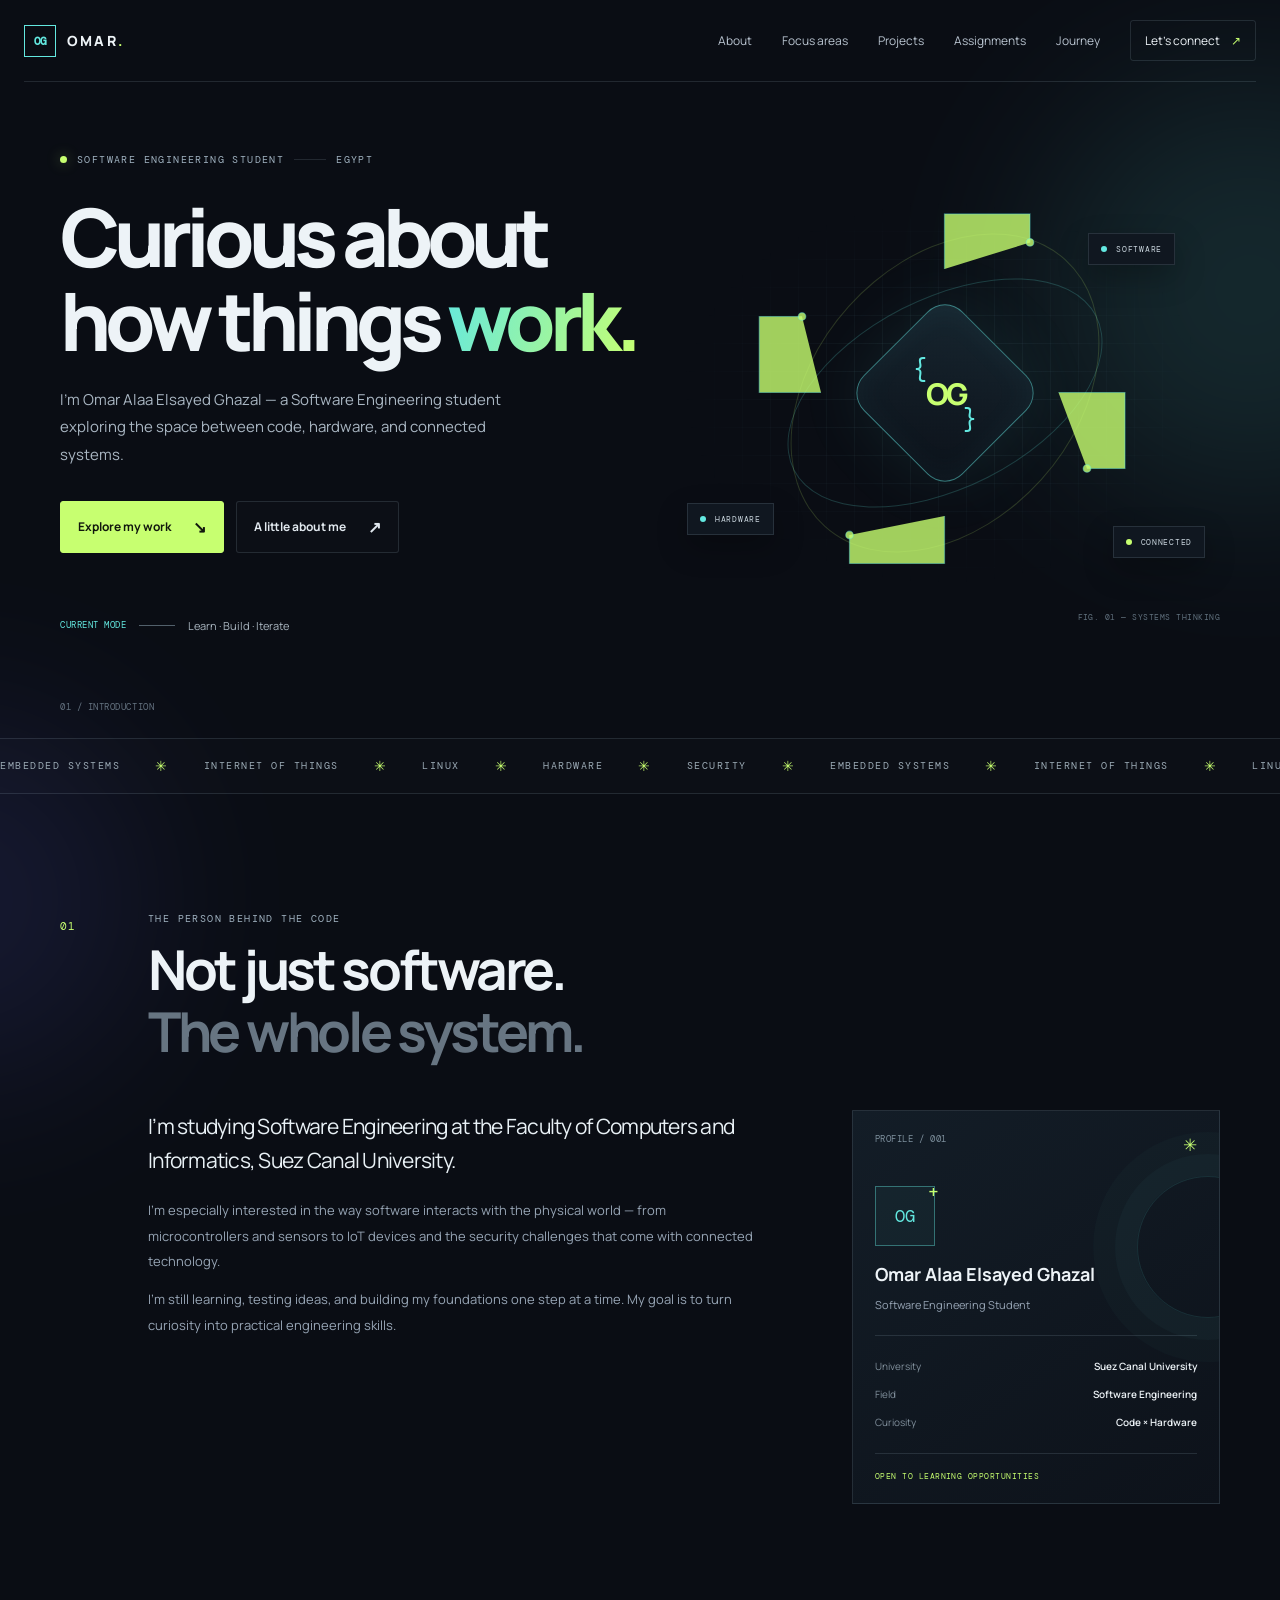
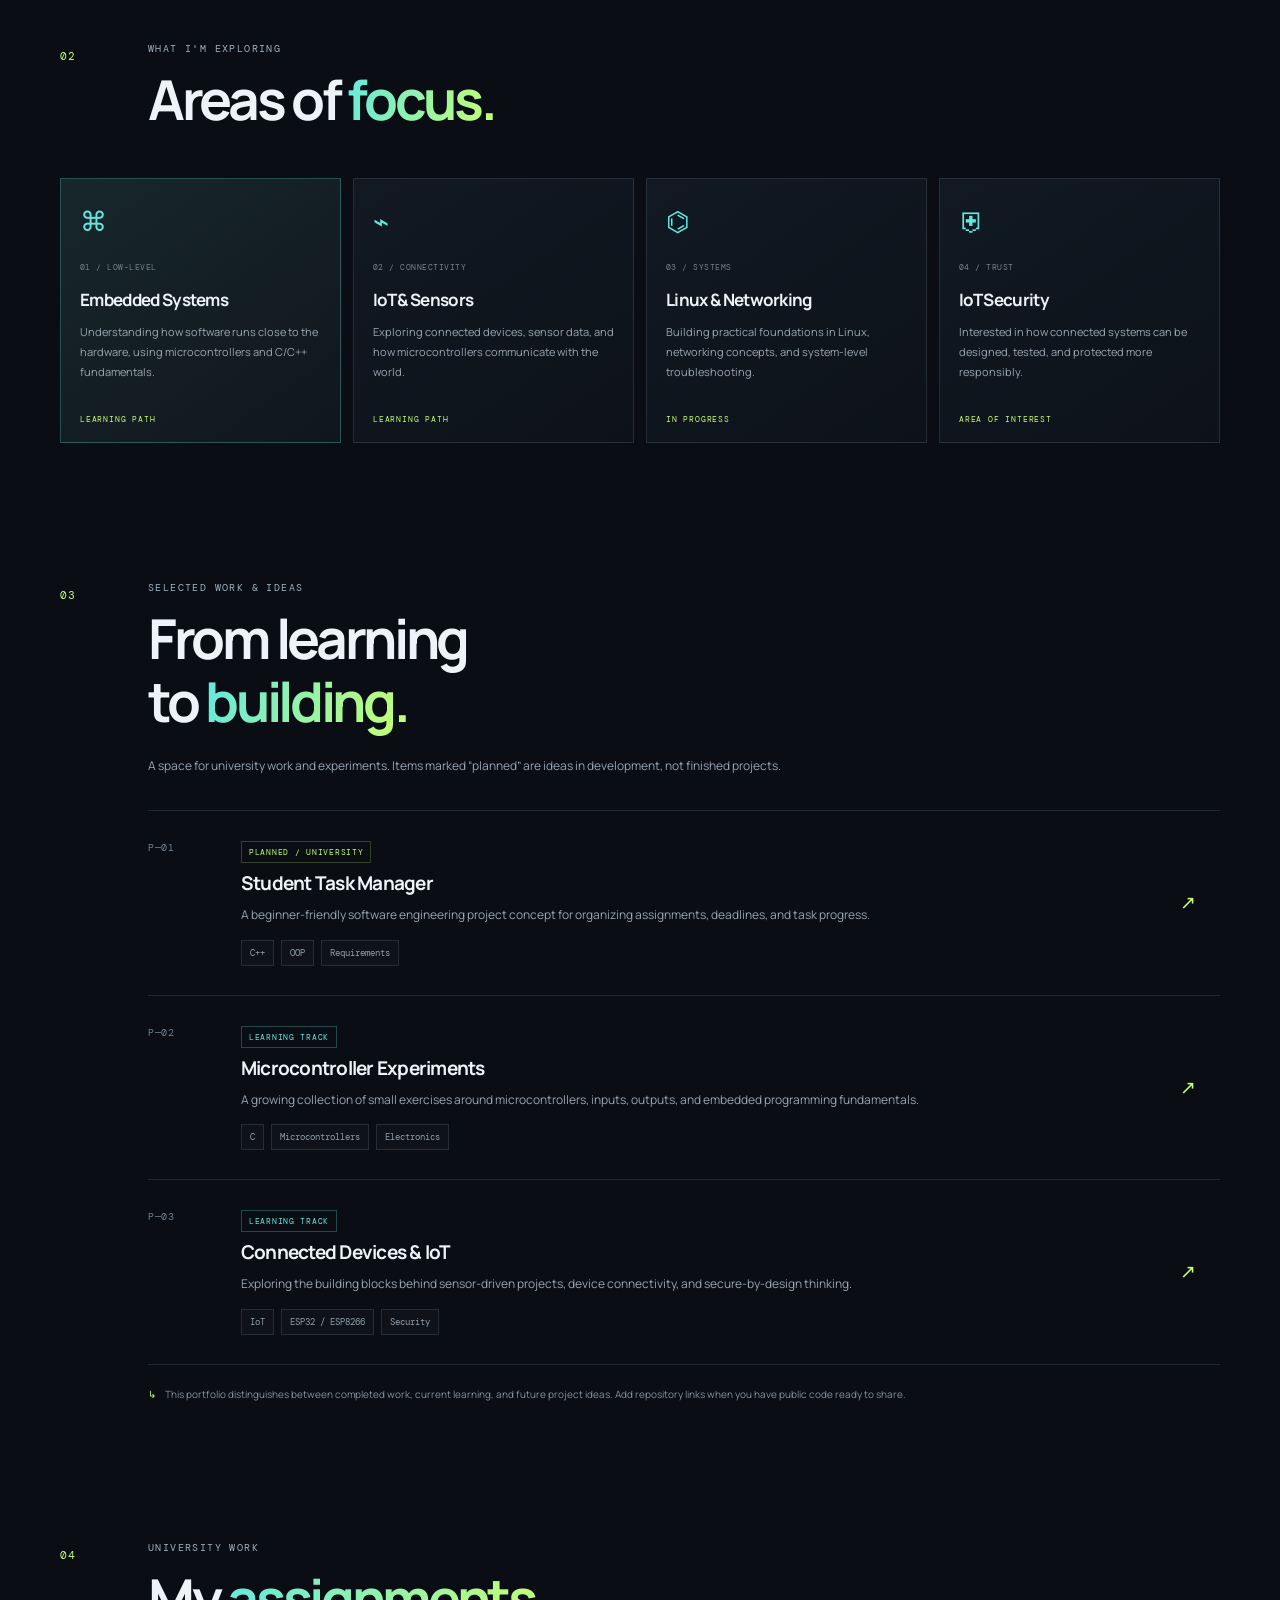
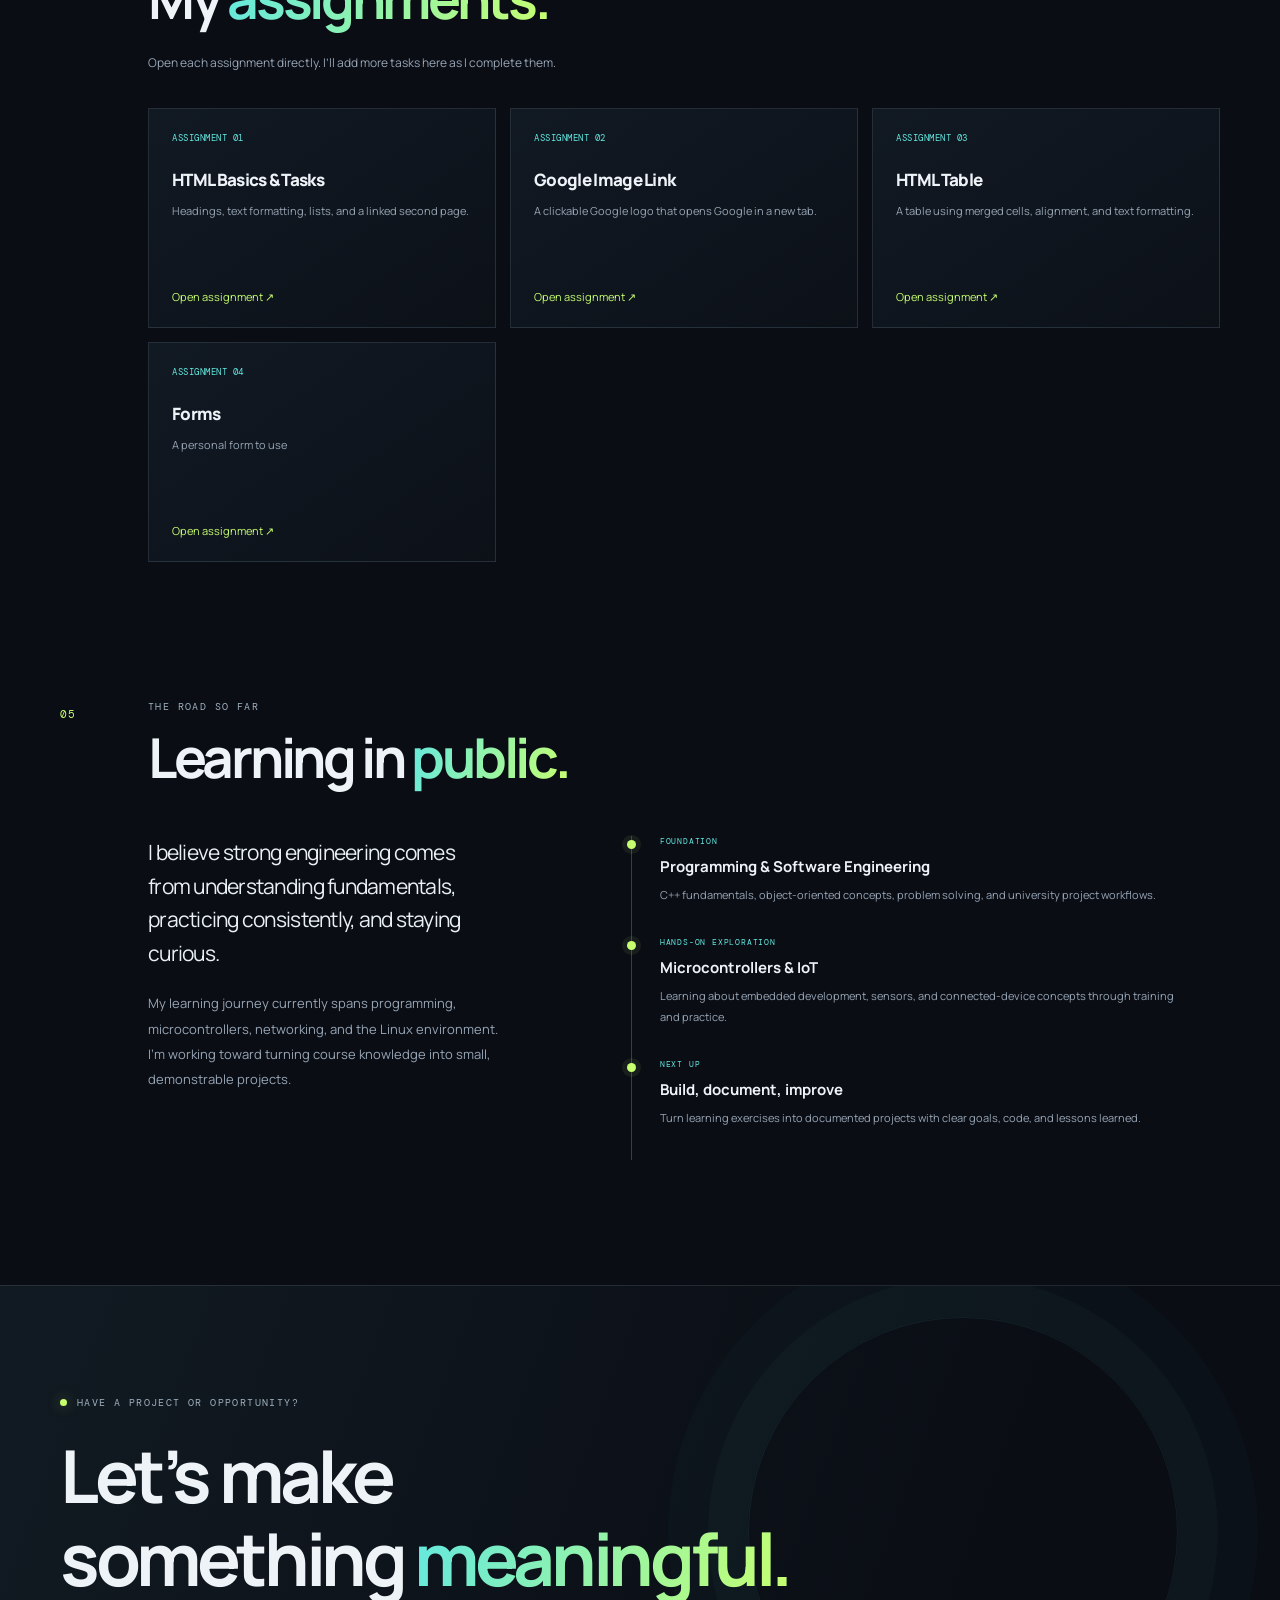
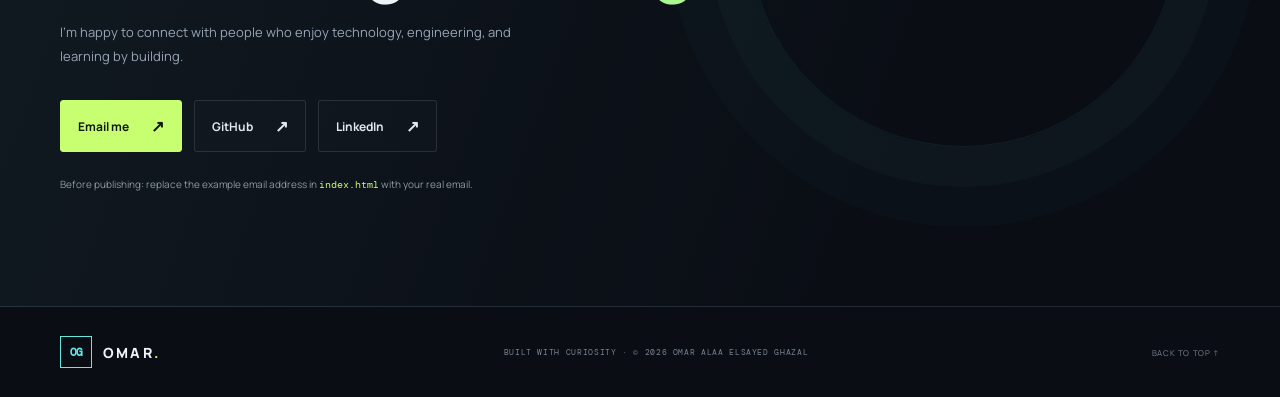
<file: index.html>
<!DOCTYPE html>
<html lang="en">
<head>
  <meta charset="UTF-8" />
  <meta name="viewport" content="width=device-width, initial-scale=1.0" />
  <meta name="theme-color" content="#0a0d14" />
  <meta name="description" content="Omar Alaa Elsayed Ghazal — Software Engineering student exploring embedded systems, IoT, hardware, and secure technology." />
  <title>Omar Alaa Elsayed Ghazal — Software Engineering Student</title>
  <link rel="preconnect" href="https://fonts.googleapis.com">
  <link rel="preconnect" href="https://fonts.gstatic.com" crossorigin>
  <link href="https://fonts.googleapis.com/css2?family=DM+Mono:wght@400;500&family=Manrope:wght@400;500;600;700;800&display=swap" rel="stylesheet">
  <link rel="stylesheet" href="style.css" />
</head>
<body>
  <div class="ambient ambient-one"></div>
  <div class="ambient ambient-two"></div>
  <header class="topbar">
    <a class="brand" href="#home" aria-label="Omar Ghazal home"><span class="brand-mark">OG</span><span>OMAR<span class="brand-dot">.</span></span></a>
    <button class="menu-toggle" id="menuToggle" aria-label="Open navigation" aria-expanded="false">☰</button>
    <nav id="navLinks">
      <a href="#about">About</a>
      <a href="#focus">Focus areas</a>
      <a href="#projects">Projects</a>
      <a href="#assignments">Assignments</a>
      <a href="#journey">Journey</a>
      <a class="nav-contact" href="#contact">Let’s connect <span>↗</span></a>
    </nav>
  </header>

  <main>
    <section class="hero section-wrap" id="home">
      <div class="hero-copy">
        <div class="eyebrow"><span class="status-dot"></span> SOFTWARE ENGINEERING STUDENT <span class="eyebrow-line"></span> EGYPT</div>
        <h1>Curious about<br>how things <span class="gradient-text">work.</span></h1>
        <p class="hero-lede">I’m Omar Alaa Elsayed Ghazal — a Software Engineering student exploring the space between code, hardware, and connected systems.</p>
        <div class="hero-actions">
          <a class="button button-primary" href="#projects">Explore my work <span>↘</span></a>
          <a class="button button-quiet" href="#about">A little about me <span>↗</span></a>
        </div>
        <div class="hero-footnote"><span class="mono">CURRENT MODE</span><span class="footnote-rule"></span><span>Learn · Build · Iterate</span></div>
      </div>
      <div class="hero-art" aria-label="Decorative circuit-inspired illustration">
        <div class="art-grid"></div>
        <div class="orbit orbit-a"></div><div class="orbit orbit-b"></div>
        <div class="core"><span class="core-bracket">{</span><span class="core-chip">OG</span><span class="core-bracket">}</span></div>
        <div class="node node-a"><span class="node-pulse"></span><span>SOFTWARE</span></div>
        <div class="node node-b"><span class="node-pulse"></span><span>HARDWARE</span></div>
        <div class="node node-c"><span class="node-pulse"></span><span>CONNECTED</span></div>
        <svg class="circuit-lines" viewBox="0 0 500 500" role="img" aria-hidden="true">
          <path d="M250 120 V62 H340 V92" /><path d="M370 250 H440 V330 H400" />
          <path d="M250 380 V430 H150 V400" /><path d="M120 250 H55 V170 H100" />
          <circle cx="340" cy="92" r="4"/><circle cx="400" cy="330" r="4"/><circle cx="150" cy="400" r="4"/><circle cx="100" cy="170" r="4"/>
        </svg>
        <div class="art-caption mono">FIG. 01 — SYSTEMS THINKING</div>
      </div>
      <div class="hero-index mono">01 / INTRODUCTION</div>
    </section>

    <section class="ticker" aria-label="Areas of interest">
      <div class="ticker-track">
        <span>EMBEDDED SYSTEMS</span><i>✳</i><span>INTERNET OF THINGS</span><i>✳</i><span>LINUX</span><i>✳</i><span>HARDWARE</span><i>✳</i><span>SECURITY</span><i>✳</i>
        <span>EMBEDDED SYSTEMS</span><i>✳</i><span>INTERNET OF THINGS</span><i>✳</i><span>LINUX</span><i>✳</i><span>HARDWARE</span><i>✳</i><span>SECURITY</span><i>✳</i>
      </div>
    </section>

    <section class="section-wrap section-block" id="about">
      <div class="section-heading"><span class="section-number mono">01</span><div><p class="eyebrow">THE PERSON BEHIND THE CODE</p><h2>Not just software.<br><span class="muted-heading">The whole system.</span></h2></div></div>
      <div class="about-grid">
        <div class="about-main">
          <p class="large-copy">I’m studying Software Engineering at the Faculty of Computers and Informatics, Suez Canal University.</p>
          <p>I’m especially interested in the way software interacts with the physical world — from microcontrollers and sensors to IoT devices and the security challenges that come with connected technology.</p>
          <p>I’m still learning, testing ideas, and building my foundations one step at a time. My goal is to turn curiosity into practical engineering skills.</p>
        </div>
        <aside class="profile-card">
          <div class="profile-card-top"><span class="mono">PROFILE / 001</span><span class="card-spark">✳</span></div>
          <div class="avatar-placeholder">OG<span>+</span></div>
          <h3>Omar Alaa Elsayed Ghazal</h3><p class="muted">Software Engineering Student</p>
          <div class="profile-divider"></div>
          <div class="profile-row"><span>University</span><strong>Suez Canal University</strong></div>
          <div class="profile-row"><span>Field</span><strong>Software Engineering</strong></div>
          <div class="profile-row"><span>Curiosity</span><strong>Code × Hardware</strong></div>
          <div class="profile-card-bottom mono">OPEN TO LEARNING OPPORTUNITIES</div>
        </aside>
      </div>
    </section>

    <section class="section-wrap section-block" id="focus">
      <div class="section-heading"><span class="section-number mono">02</span><div><p class="eyebrow">WHAT I'M EXPLORING</p><h2>Areas of <span class="gradient-text">focus.</span></h2></div></div>
      <div class="focus-grid">
        <article class="focus-card focus-featured"><div class="focus-icon">⌘</div><div class="focus-meta mono">01 / LOW-LEVEL</div><h3>Embedded Systems</h3><p>Understanding how software runs close to the hardware, using microcontrollers and C/C++ fundamentals.</p><span class="focus-tag">LEARNING PATH</span></article>
        <article class="focus-card"><div class="focus-icon">⌁</div><div class="focus-meta mono">02 / CONNECTIVITY</div><h3>IoT & Sensors</h3><p>Exploring connected devices, sensor data, and how microcontrollers communicate with the world.</p><span class="focus-tag">LEARNING PATH</span></article>
        <article class="focus-card"><div class="focus-icon">⌬</div><div class="focus-meta mono">03 / SYSTEMS</div><h3>Linux & Networking</h3><p>Building practical foundations in Linux, networking concepts, and system-level troubleshooting.</p><span class="focus-tag">IN PROGRESS</span></article>
        <article class="focus-card"><div class="focus-icon">⛨</div><div class="focus-meta mono">04 / TRUST</div><h3>IoT Security</h3><p>Interested in how connected systems can be designed, tested, and protected more responsibly.</p><span class="focus-tag">AREA OF INTEREST</span></article>
      </div>
    </section>

    <section class="section-wrap section-block" id="projects">
      <div class="section-heading"><span class="section-number mono">03</span><div><p class="eyebrow">SELECTED WORK & IDEAS</p><h2>From learning<br>to <span class="gradient-text">building.</span></h2></div></div>
      <p class="section-intro">A space for university work and experiments. Items marked “planned” are ideas in development, not finished projects.</p>
      <div class="project-list">
        <article class="project-row">
          <div class="project-number mono">P—01</div><div class="project-info"><div class="project-status"><span class="status-pill status-planned">PLANNED / UNIVERSITY</span></div><h3>Student Task Manager</h3><p>A beginner-friendly software engineering project concept for organizing assignments, deadlines, and task progress.</p><div class="tag-row"><span>C++</span><span>OOP</span><span>Requirements</span></div></div><div class="project-arrow">↗</div>
        </article>
        <article class="project-row">
          <div class="project-number mono">P—02</div><div class="project-info"><div class="project-status"><span class="status-pill status-learning">LEARNING TRACK</span></div><h3>Microcontroller Experiments</h3><p>A growing collection of small exercises around microcontrollers, inputs, outputs, and embedded programming fundamentals.</p><div class="tag-row"><span>C</span><span>Microcontrollers</span><span>Electronics</span></div></div><div class="project-arrow">↗</div>
        </article>
        <article class="project-row">
          <div class="project-number mono">P—03</div><div class="project-info"><div class="project-status"><span class="status-pill status-learning">LEARNING TRACK</span></div><h3>Connected Devices & IoT</h3><p>Exploring the building blocks behind sensor-driven projects, device connectivity, and secure-by-design thinking.</p><div class="tag-row"><span>IoT</span><span>ESP32 / ESP8266</span><span>Security</span></div></div><div class="project-arrow">↗</div>
        </article>
      </div>
      <p class="honesty-note"><span>↳</span> This portfolio distinguishes between completed work, current learning, and future project ideas. Add repository links when you have public code ready to share.</p>
    </section>


    <section class="section-wrap section-block assignments-section" id="assignments">
      <div class="section-heading"><span class="section-number mono">04</span><div><p class="eyebrow">UNIVERSITY WORK</p><h2>My <span class="gradient-text">assignments.</span></h2></div></div>
      <p class="section-intro">Open each assignment directly. I’ll add more tasks here as I complete them.</p>
      <div class="assignment-links">
        <a class="assignment-item" href="assignments/assignment1.html" target="_blank">
          <span class="assignment-item-number mono">ASSIGNMENT 01</span>
          <span class="assignment-item-title">HTML Basics &amp; Tasks</span>
          <span class="assignment-item-description">Headings, text formatting, lists, and a linked second page.</span>
          <span class="assignment-item-arrow">Open assignment ↗</span>
        </a>
        <a class="assignment-item" href="assignments/assignment2.html" target="_blank">
          <span class="assignment-item-number mono">ASSIGNMENT 02</span>
          <span class="assignment-item-title">Google Image Link</span>
          <span class="assignment-item-description">A clickable Google logo that opens Google in a new tab.</span>
          <span class="assignment-item-arrow">Open assignment ↗</span>
        </a>
        <a class="assignment-item" href="assignments/assignment3.html" target="_blank">
          <span class="assignment-item-number mono">ASSIGNMENT 03</span>
          <span class="assignment-item-title">HTML Table</span>
          <span class="assignment-item-description">A table using merged cells, alignment, and text formatting.</span>
          <span class="assignment-item-arrow">Open assignment ↗</span>
        </a>
         <a class="assignment-item" href="assignments/form.html" target="_blank">
          <span class="assignment-item-number mono">ASSIGNMENT 04</span>
          <span class="assignment-item-title">Forms</span>
          <span class="assignment-item-description">A personal form to use</span>
          <span class="assignment-item-arrow">Open assignment ↗</span>
        </a>
      </div>
    </section>

    <section class="section-wrap section-block journey-section" id="journey">
      <div class="section-heading"><span class="section-number mono">05</span><div><p class="eyebrow">THE ROAD SO FAR</p><h2>Learning in <span class="gradient-text">public.</span></h2></div></div>
      <div class="journey-layout">
        <div class="journey-copy"><p class="large-copy">I believe strong engineering comes from understanding fundamentals, practicing consistently, and staying curious.</p><p>My learning journey currently spans programming, microcontrollers, networking, and the Linux environment. I’m working toward turning course knowledge into small, demonstrable projects.</p></div>
        <div class="timeline">
          <div class="timeline-item"><span class="timeline-marker"></span><div class="timeline-label mono">FOUNDATION</div><h3>Programming & Software Engineering</h3><p>C++ fundamentals, object-oriented concepts, problem solving, and university project workflows.</p></div>
          <div class="timeline-item"><span class="timeline-marker"></span><div class="timeline-label mono">HANDS-ON EXPLORATION</div><h3>Microcontrollers & IoT</h3><p>Learning about embedded development, sensors, and connected-device concepts through training and practice.</p></div>
          <div class="timeline-item"><span class="timeline-marker"></span><div class="timeline-label mono">NEXT UP</div><h3>Build, document, improve</h3><p>Turn learning exercises into documented projects with clear goals, code, and lessons learned.</p></div>
        </div>
      </div>
    </section>

    <section class="contact-section" id="contact">
      <div class="contact-orb"></div>
      <div class="section-wrap contact-inner">
        <p class="eyebrow"><span class="status-dot"></span> HAVE A PROJECT OR OPPORTUNITY?</p>
        <h2>Let’s make<br>something <span class="gradient-text">meaningful.</span></h2>
        <p>I’m happy to connect with people who enjoy technology, engineering, and learning by building.</p>
        <div class="contact-actions">
          <!-- Replace the placeholder links with your real contact details. -->
          <a class="button button-primary" href="mailto:YOUR_EMAIL@example.com" id="emailLink">Email me <span>↗</span></a>
          <a class="button button-quiet" href="https://github.com/OmarGhazal6" target="_blank" rel="noreferrer" id="githubLink">GitHub <span>↗</span></a>
          <a class="button button-quiet" href="https://www.linkedin.com/in/omar-ghazal-574675380/" target="_blank" rel="noreferrer" id="linkedinLink">LinkedIn <span>↗</span></a>
        </div>
        <p class="placeholder-warning" id="placeholderWarning">Before publishing: replace the example email address in <code>index.html</code> with your real email.</p>
      </div>
    </section>
  </main>

  <footer class="footer section-wrap"><a class="brand" href="#home"><span class="brand-mark">OG</span><span>OMAR<span class="brand-dot">.</span></span></a><p class="mono">BUILT WITH CURIOSITY · © <span id="year"></span> OMAR ALAA ELSAYED GHAZAL</p><a href="#home" class="back-top">BACK TO TOP ↑</a></footer>
  <script src="script.js"></script>
</body>
</html>
</file>
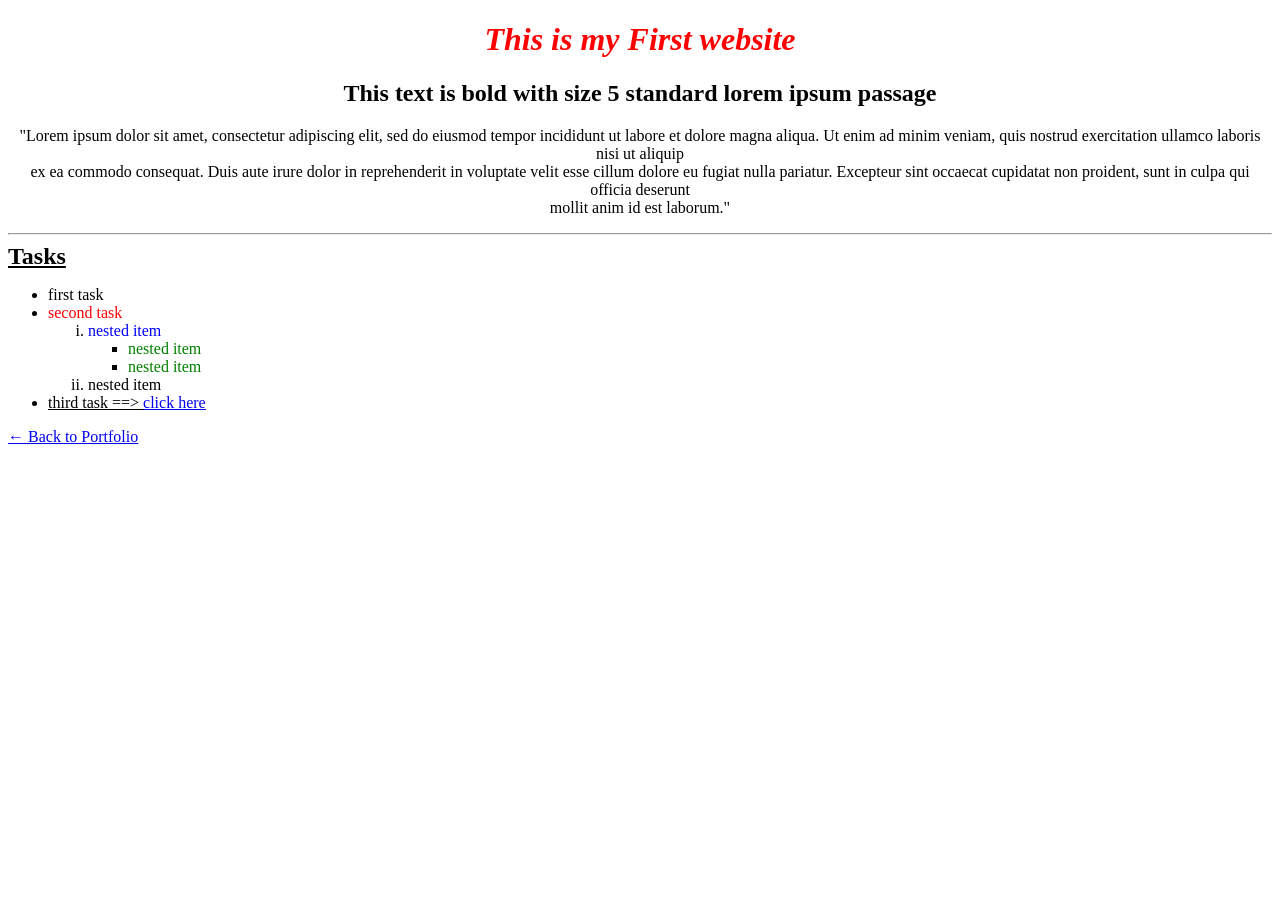
<file: assignments/assignment1.html>
<!DOCTYPE html>
<html lang="en">
<head>
  <meta charset="UTF-8">
  <meta name="viewport" content="width=device-width, initial-scale=1.0">
  <title>Assignment 1 — HTML Basics</title>
</head>
<body>
  <h1 align="center"><font color="red"><i>This is my First website</i></font></h1>
  <h2 align="center"><b>This text is bold with size 5 standard lorem ipsum passage</b></h2>
  <p align="center">"Lorem ipsum dolor sit amet, consectetur adipiscing elit, sed do eiusmod tempor incididunt ut labore et dolore magna aliqua. Ut enim ad minim veniam, quis nostrud exercitation ullamco laboris nisi ut aliquip<br>ex ea commodo consequat. Duis aute irure dolor in reprehenderit in voluptate velit esse cillum dolore eu fugiat nulla pariatur. Excepteur sint occaecat cupidatat non proident, sunt in culpa qui officia deserunt<br>mollit anim id est laborum."</p>
  <hr>
  <font size="5" face="Algerian"><b><u>Tasks</u></b></font>
  <ul>
    <li>first task</li>
    <li><font color="red">second task</font>
      <ol type="i">
        <li><font color="blue">nested item</font>
          <ul type="square">
            <li><font color="green">nested item</font></li>
            <li><font color="green">nested item</font></li>
          </ul>
        </li>
        <li>nested item</li>
      </ol>
    </li>
    <li><u>third task ==&gt; <a href="page2.html" target="_blank">click here</a></u></li>
  </ul>
  <p><a href="../index.html">← Back to Portfolio</a></p>
</body>
</html>
</file>
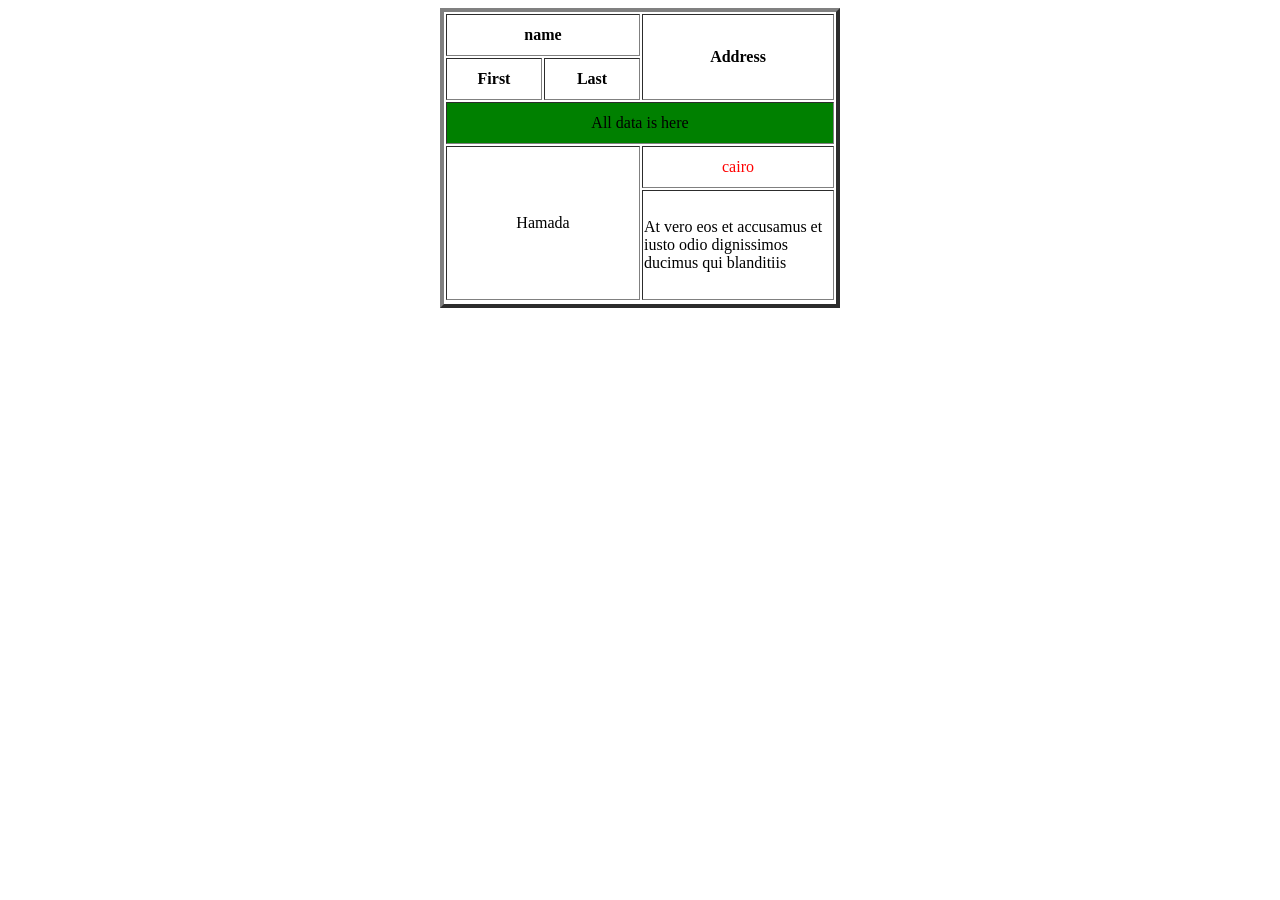
<file: assignments/assignment3.html>
<html>
<head>
    <title>Task 2</title>
</head>
<body>

    <h1>
       
    </h1>

<table align="center" border="4" width="400" height="300" > 
    <thead>
        <tr>
            <th colspan="2" WIDTH="">name</th>
            <th rowspan="2" width="50%">Address</th>
        </tr> 
        <tr>
            <th width="25%">First</th>
            <th>Last</th>
        </tr>
  

    <tr> 
        <td colspan="3" width="100%" bgcolor="green" align="center">All data is here</td>
        </tr>
    <tr> 
        <td rowspan="2" colspan="2" ALIGN="CENTER">Hamada</td>
        <td align="center"><font color="red" >cairo</td>
        
    </tr>
    <tr> <td> At vero eos et accusamus et iusto odio dignissimos ducimus qui blanditiis  </td>  </tr> 
    <tr></tr>
</thead>




</table>









</body>
</html>
</file>
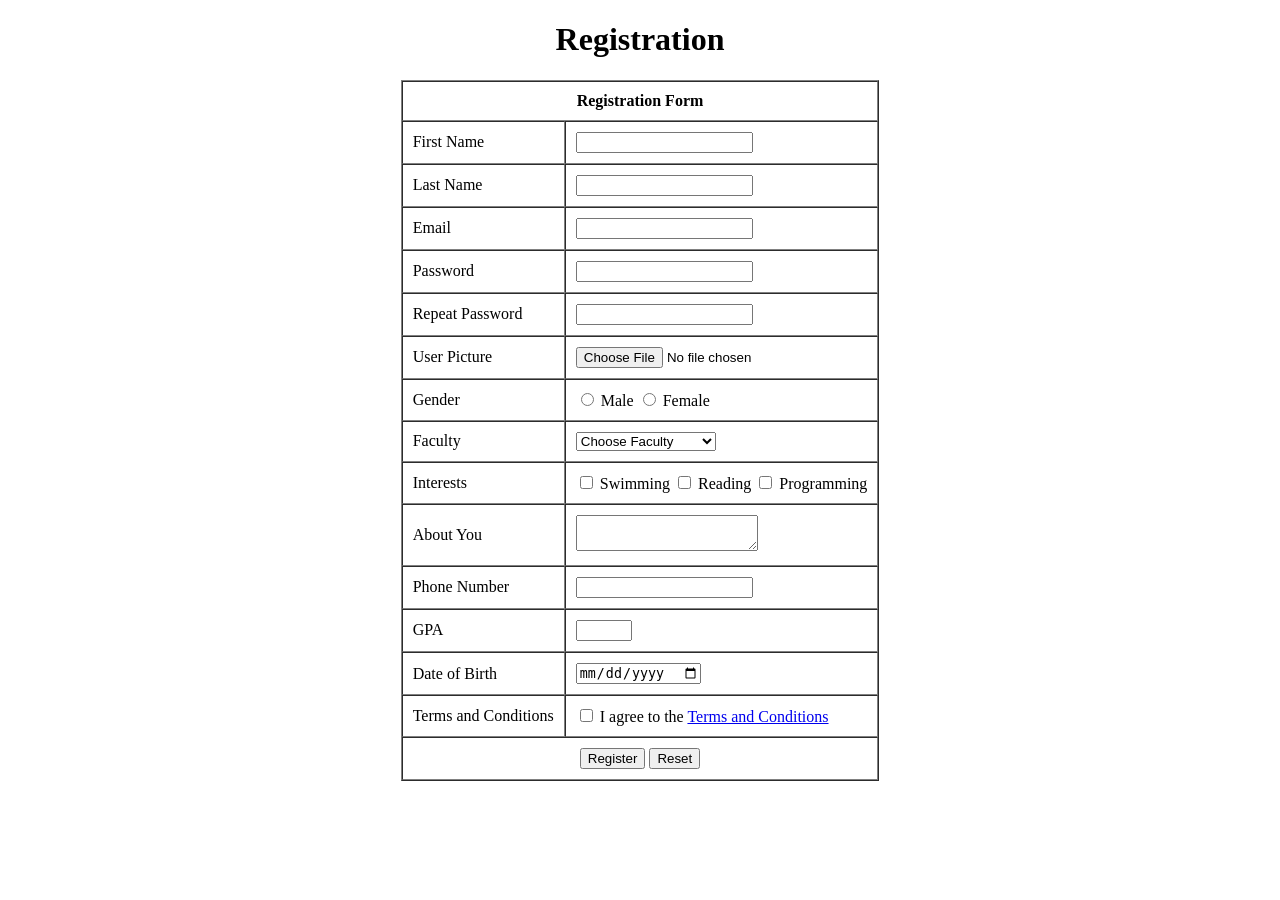
<file: assignments/form.html>
<!DOCTYPE html>
<html lang="en">
<head>
    <meta charset="UTF-8">
    <meta name="viewport" content="width=device-width, initial-scale=1.0">
    <title>Document</title>
</head>
<body>
    
<h1 align="center">Registration</h1>

<form action="Thankyou.html">

    <table border="1" cellpadding="10"
           cellspacing="0" align="center">

        <tr>
            <th colspan="2">Registration Form</th>
        </tr>

        <tr>
            <td>First Name</td>
            <td>
                <input type="text" name="FirstName"
                pattern="[A-Za-z]+"
                title="Letters only" required>
            </td>
        </tr>

        <tr>
            <td>Last Name</td>
            <td>
                <input type="text" name="LastName"
                pattern="[A-Za-z]+"
                title="Letters only" required>
            </td>
        </tr>

        <tr>
            <td>Email</td>
            <td>
                <input type="email" name="Email" required>
            </td>
        </tr>

        <tr>
            <td>Password</td>
            <td>
                <input type="password" name="Password"
                pattern="(?=.*[a-z])(?=.*[A-Z])(?=.*[0-9])(?=.*[^A-Za-z0-9]).{8,}"
                title="At least 8 characters, uppercase, lowercase, number and special character"
                required>
            </td>
        </tr>

        <tr>
            <td>Repeat Password</td>
            <td>
                <input type="password" name="RepeatPassword"
                minlength="8" required>
            </td>
        </tr>

        <tr>
            <td>User Picture</td>
            <td><input type="file" name="Picture"></td>
        </tr>

        <tr>
            <td>Gender</td>
            <td>
                <input type="radio" name="Gender"
                value="Male" required> Male

                <input type="radio" name="Gender"
                value="Female"> Female
            </td>
        </tr>

        <tr>
            <td>Faculty</td>
            <td>
                <select name="Faculty" required>
                    <option value="">Choose Faculty</option>
                    <option>Engineering</option>
                    <option>Computer Science</option>
                    <option>Medicine</option>
                    <option>Dentistry</option>
                    <option>Science</option>
                    <option>Agriculture</option>
                    <option>Education</option>
                    <option>Commerce</option>
                    <option>Pharmacy</option>
                    <option>Veterinary Medicine</option>
                </select>
            </td>
        </tr>

        <tr>
            <td>Interests</td>
            <td>
                <input type="checkbox" name="Interest"
                value="Swimming"> Swimming

                <input type="checkbox" name="Interest"
                value="Reading"> Reading

                <input type="checkbox" name="Interest"
                value="Programming"> Programming
            </td>
        </tr>

        <tr>
            <td>About You</td>
            <td><textarea name="About"></textarea></td>
        </tr>

        <tr>
            <td>Phone Number</td>
            <td>
                <input type="tel" name="Phone"
                pattern="01(0|1|2|5)[0-9]{8}"
                title="Enter a valid Egyptian phone number"
                required>
            </td>
        </tr>

        <tr>
            <td>GPA</td>
            <td>
                <input type="number" name="GPA"
                min="0" max="4" step="0.1" required>
            </td>
        </tr>

        <tr>
            <td>Date of Birth</td>
            <td><input type="date" name="DOB"></td>
        </tr>

        <tr>
            <td>Terms and Conditions</td>
            <td>
                <input type="checkbox" name="Terms" required>
                I agree to the
                <a href="Terms.html" target="_blank">
                    Terms and Conditions
                </a>
            </td>
        </tr>

        <tr>
            <td colspan="2" align="center">
                <input type="submit" value="Register">
                <input type="reset" value="Reset">
            </td>
        </tr>

    </table>

</form>

</body>
</html>
</file>
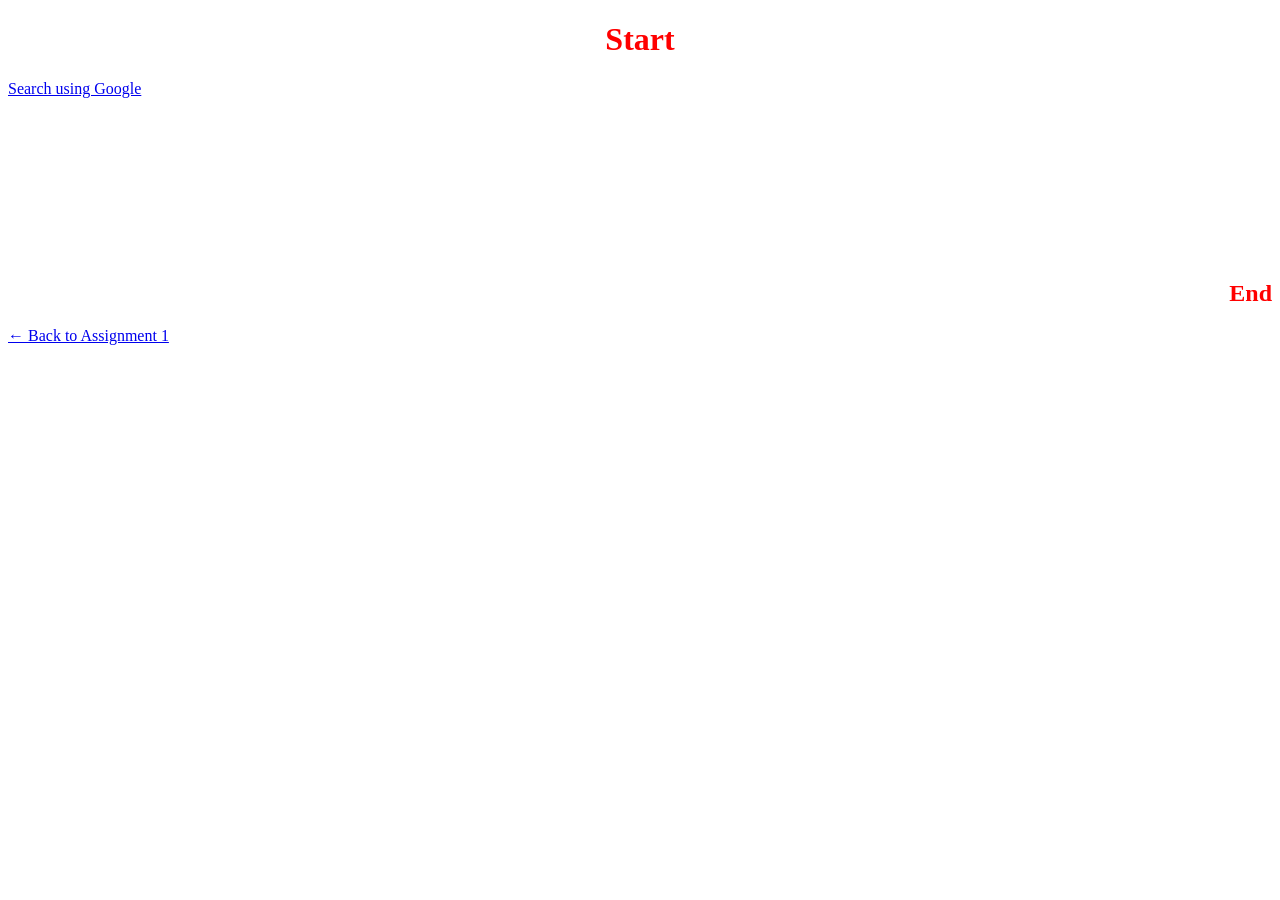
<file: assignments/page2.html>
<!DOCTYPE html>
<html lang="en">
<head>
  <meta charset="UTF-8">
  <meta name="viewport" content="width=device-width, initial-scale=1.0">
  <title>Page 2</title>
</head>
<body>
  <h1 align="center"><font color="red">Start</font></h1>
  <a href="https://www.google.com" target="_blank" rel="noreferrer">Search using Google</a>
  <br><br><br><br><br><br><br><br><br><br>
  <h2 id="end" align="right"><font color="red">End</font></h2>
  <p><a href="assignment1.html">← Back to Assignment 1</a></p>
</body>
</html>
</file>
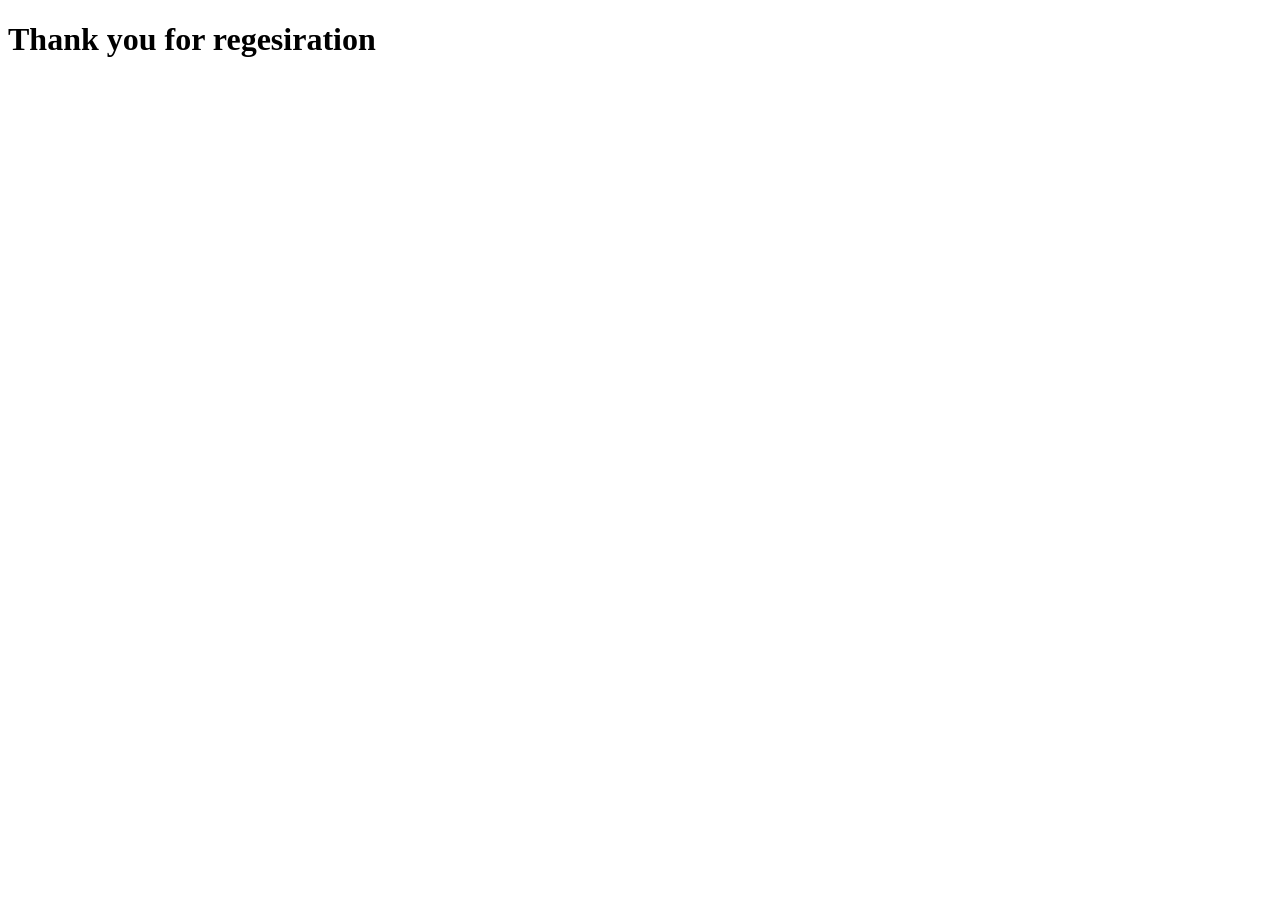
<file: assignments/ThankYou.html>
<!DOCTYPE html>
<html lang="en">
<head>
    <meta charset="UTF-8">
    <meta name="viewport" content="width=device-width, initial-scale=1.0">
    <title>Document</title>
</head>
<body>
    <h1> Thank you for regesiration</h1>
</body>
</html>
</file>
<file: style.css>
:root{--bg:#0a0d14;--panel:#101620;--panel2:#121b25;--text:#edf3f7;--muted:#97a5b5;--line:rgba(193,219,235,.13);--cyan:#63e8e0;--lime:#c7ff70;--mono:"DM Mono",monospace;--sans:"Manrope",sans-serif}
*{box-sizing:border-box}html{scroll-behavior:smooth;scroll-padding-top:90px}body{margin:0;background:var(--bg);color:var(--text);font-family:var(--sans);overflow-x:hidden}a{color:inherit;text-decoration:none}::selection{background:var(--lime);color:#10130e}.ambient{position:absolute;pointer-events:none;filter:blur(90px);opacity:.12;border-radius:50%;z-index:-1}.ambient-one{width:420px;height:420px;background:var(--cyan);top:80px;right:-180px}.ambient-two{width:360px;height:360px;background:#6d70ff;top:720px;left:-220px}.section-wrap{width:min(1160px,calc(100% - 48px));margin:0 auto}.topbar{height:82px;display:flex;align-items:center;justify-content:space-between;width:min(1240px,calc(100% - 48px));margin:auto;border-bottom:1px solid var(--line);position:relative;z-index:5}.brand{display:flex;align-items:center;gap:11px;font-size:14px;font-weight:800;letter-spacing:.16em}.brand-mark{width:32px;height:32px;border:1px solid var(--cyan);color:var(--cyan);display:grid;place-items:center;font-family:var(--mono);font-size:11px;letter-spacing:-.08em}.brand-dot{color:var(--lime)}nav{display:flex;align-items:center;gap:30px;font-size:12px;color:#b8c3cf}nav a{transition:color .2s}nav a:hover{color:var(--cyan)}.nav-contact{border:1px solid var(--line);padding:11px 14px;color:var(--text);border-radius:3px}.nav-contact span{color:var(--lime);margin-left:9px}.menu-toggle{display:none;background:none;color:var(--text);border:1px solid var(--line);padding:8px 10px;font-size:18px}
.hero{min-height:650px;display:grid;grid-template-columns:1.05fr .95fr;align-items:center;position:relative;padding-top:36px;padding-bottom:70px}.hero-copy{padding:35px 0;position:relative;z-index:1}.eyebrow{font-family:var(--mono);font-size:10px;letter-spacing:.14em;color:#9fb1bf;display:flex;align-items:center;gap:10px}.status-dot{width:7px;height:7px;background:var(--lime);border-radius:50%;box-shadow:0 0 14px #c7ff7066;display:inline-block}.eyebrow-line{height:1px;width:32px;background:var(--line)}h1{font-size:clamp(48px,6.3vw,82px);line-height:1.04;letter-spacing:-.075em;margin:29px 0 23px;font-weight:800}.gradient-text{background:linear-gradient(105deg,var(--cyan),var(--lime));-webkit-background-clip:text;background-clip:text;color:transparent}.hero-lede{max-width:485px;color:#a9b6c2;line-height:1.85;font-size:15px}.hero-actions,.contact-actions{display:flex;gap:12px;flex-wrap:wrap;margin-top:32px}.button{display:inline-flex;align-items:center;gap:22px;padding:14px 17px;font-size:12px;font-weight:700;border-radius:3px;transition:transform .2s,border-color .2s}.button:hover{transform:translateY(-2px)}.button span{font-size:16px}.button-primary{background:var(--lime);color:#11170d;border:1px solid var(--lime)}.button-quiet{border:1px solid var(--line);color:#e1e8ee;background:#ffffff03}.button-quiet:hover{border-color:#63e8e088}.hero-footnote{display:flex;align-items:center;gap:13px;margin-top:65px;color:#aab6c0;font-size:11px}.mono{font-family:var(--mono);letter-spacing:.06em}.hero-footnote .mono{font-size:9px;color:var(--cyan)}.footnote-rule{width:36px;height:1px;background:#52606b}.hero-index{position:absolute;bottom:25px;left:0;color:#657380;font-size:9px}
.hero-art{height:475px;position:relative;display:grid;place-items:center}.art-grid{position:absolute;inset:10% 3%;background-image:linear-gradient(rgba(117,171,188,.07) 1px,transparent 1px),linear-gradient(90deg,rgba(117,171,188,.07) 1px,transparent 1px);background-size:28px 28px;mask-image:radial-gradient(ellipse,black 20%,transparent 72%)}.orbit{position:absolute;border:1px solid rgba(99,232,224,.2);border-radius:50%;transform:rotate(-27deg)}.orbit-a{width:340px;height:190px}.orbit-b{width:260px;height:360px;transform:rotate(42deg);border-color:rgba(199,255,112,.17)}.core{width:140px;height:140px;display:flex;align-items:center;justify-content:center;gap:8px;position:relative;background:linear-gradient(145deg,#172630,#0c1119);border:1px solid #63e8e077;box-shadow:0 0 70px #63e8e018,inset 0 0 35px #63e8e00b;transform:rotate(45deg);border-radius:25px}.core>*{transform:rotate(-45deg)}.core-chip{font-size:30px;font-weight:800;letter-spacing:-.1em;color:var(--lime)}.core-bracket{font-family:var(--mono);font-size:25px;color:var(--cyan)}.circuit-lines{position:absolute;width:100%;height:100%;fill:var(--lime);stroke:rgba(99,232,224,.42);stroke-width:1.3;fill-opacity:.8}.node{position:absolute;background:#101720;border:1px solid var(--line);padding:10px 12px;display:flex;align-items:center;gap:9px;font-family:var(--mono);font-size:8px;letter-spacing:.09em;color:#c9d5dd;box-shadow:0 12px 30px #0004}.node-pulse{width:6px;height:6px;background:var(--cyan);border-radius:50%}.node-a{top:78px;right:45px}.node-b{bottom:95px;left:18px}.node-c{bottom:72px;right:15px}.node-c .node-pulse{background:var(--lime)}.art-caption{position:absolute;bottom:8px;right:0;color:#61717e;font-size:8px}
.ticker{border-top:1px solid var(--line);border-bottom:1px solid var(--line);overflow:hidden;background:#ffffff02}.ticker-track{display:flex;align-items:center;justify-content:space-around;gap:35px;min-width:max-content;padding:18px 0;color:#9baab5;font:10px var(--mono);letter-spacing:.15em;animation:marquee 35s linear infinite}.ticker i{color:var(--lime);font-style:normal;font-size:14px}@keyframes marquee{to{transform:translateX(-35%)}}
.section-block{padding-top:118px;padding-bottom:20px}.section-heading{display:grid;grid-template-columns:70px 1fr;gap:18px;margin-bottom:48px}.section-number{font-size:11px;color:var(--lime);padding-top:7px}.section-heading .eyebrow{margin:0 0 13px}.section-heading h2,.contact-inner h2{font-size:clamp(35px,4.5vw,55px);line-height:1.13;letter-spacing:-.06em;margin:0}.muted-heading{color:#677582}.about-grid{display:grid;grid-template-columns:1.25fr .75fr;gap:90px;padding-left:88px}.about-main{max-width:610px}.large-copy{font-size:21px;line-height:1.6;letter-spacing:-.035em;color:#e8f0f5;margin-top:0}.about-main p:not(.large-copy),.journey-copy p:not(.large-copy){font-size:13px;line-height:1.95;color:var(--muted)}.profile-card{background:linear-gradient(145deg,#131d27,#0d121a);border:1px solid var(--line);padding:22px;position:relative;overflow:hidden}.profile-card:after{content:"";position:absolute;width:140px;height:140px;border:1px solid #63e8e01e;border-radius:50%;right:-60px;top:65px;box-shadow:0 0 0 22px #63e8e007,0 0 0 44px #63e8e005}.profile-card-top{display:flex;justify-content:space-between;color:#7e909d;font-size:9px}.card-spark{color:var(--lime);font-size:17px}.avatar-placeholder{width:60px;height:60px;display:grid;place-items:center;border:1px solid #63e8e066;background:#63e8e00b;color:var(--cyan);font:17px var(--mono);margin:30px 0 16px;position:relative}.avatar-placeholder span{position:absolute;right:-5px;top:-7px;color:var(--lime);font-size:18px}.profile-card h3{margin:0;font-size:18px}.profile-card .muted{color:var(--muted);font-size:11px}.profile-divider{height:1px;background:var(--line);margin:23px 0}.profile-row{display:flex;justify-content:space-between;gap:14px;margin:14px 0;font-size:10px}.profile-row span{color:#82919d}.profile-row strong{font-weight:600;text-align:right}.profile-card-bottom{border-top:1px solid var(--line);padding-top:17px;margin-top:24px;color:var(--lime);font-size:8px}
.focus-grid{display:grid;grid-template-columns:repeat(4,1fr);gap:12px}.focus-card{min-height:265px;padding:23px 19px;background:linear-gradient(145deg,#111923,#0d1219);border:1px solid var(--line);position:relative;transition:transform .25s,border-color .25s}.focus-card:hover{transform:translateY(-4px);border-color:#63e8e055}.focus-featured{background:linear-gradient(145deg,#17272c,#10161d);border-color:#63e8e044}.focus-icon{font-size:27px;color:var(--cyan);height:60px}.focus-meta{font-size:8px;color:#72828f}.focus-card h3{font-size:17px;letter-spacing:-.04em;margin:16px 0 11px}.focus-card p{font-size:11px;line-height:1.8;color:#98a7b3}.focus-tag{position:absolute;bottom:18px;left:19px;font:8px var(--mono);letter-spacing:.1em;color:var(--lime)}
.section-intro{margin:-25px 0 34px 88px;color:var(--muted);font-size:12px;line-height:1.8;max-width:650px}.project-list{border-top:1px solid var(--line);margin-left:88px}.project-row{display:grid;grid-template-columns:75px 1fr 30px;gap:18px;padding:27px 10px 29px 0;border-bottom:1px solid var(--line);transition:padding .2s}.project-row:hover{padding-left:8px}.project-number{font-size:10px;color:#70818e;padding-top:3px}.project-status{margin-bottom:10px}.status-pill{font:8px var(--mono);letter-spacing:.09em;padding:5px 7px;border:1px solid #c7ff7038;color:var(--lime)}.status-learning{border-color:#63e8e044;color:var(--cyan)}.project-info h3{font-size:19px;letter-spacing:-.04em;margin:0 0 8px}.project-info p{font-size:12px;line-height:1.8;color:var(--muted);max-width:720px;margin:0}.tag-row{display:flex;gap:7px;flex-wrap:wrap;margin-top:14px}.tag-row span{font:9px var(--mono);color:#91a0ad;background:#ffffff05;border:1px solid var(--line);padding:6px 8px}.project-arrow{font-size:19px;color:var(--lime);align-self:center}.honesty-note{margin:20px 0 0 88px;color:#84939f;font-size:10px;line-height:1.8}.honesty-note span{color:var(--lime);margin-right:7px}
.journey-section{padding-bottom:125px}.journey-layout{display:grid;grid-template-columns:.8fr 1.2fr;gap:90px;padding-left:88px}.journey-copy{max-width:350px}.timeline{border-left:1px solid #63e8e044;padding-left:28px}.timeline-item{position:relative;padding:0 0 32px}.timeline-marker{position:absolute;left:-33px;top:4px;width:9px;height:9px;border-radius:50%;background:var(--lime);box-shadow:0 0 0 5px #c7ff7012}.timeline-label{font-size:8px;color:var(--cyan);letter-spacing:.1em}.timeline-item h3{font-size:15px;margin:10px 0 8px}.timeline-item p{font-size:11px;line-height:1.85;color:var(--muted);margin:0;max-width:530px}
.contact-section{position:relative;overflow:hidden;border-top:1px solid var(--line);border-bottom:1px solid var(--line);background:linear-gradient(110deg,#111a22,#0a0d14 72%)}.contact-inner{padding-top:100px;padding-bottom:105px;position:relative}.contact-inner .eyebrow{margin-bottom:25px}.contact-inner h2{font-size:clamp(45px,6vw,73px)}.contact-inner>p:not(.eyebrow):not(.placeholder-warning){font-size:13px;color:var(--muted);max-width:470px;line-height:1.8;margin-top:22px}.contact-orb{position:absolute;right:8%;top:5%;width:430px;height:430px;border:1px solid #63e8e014;border-radius:50%;box-shadow:0 0 0 40px #63e8e006,0 0 0 80px #63e8e004}.placeholder-warning{margin-top:25px;font-size:10px;color:#8b9aa6}.placeholder-warning code{color:var(--lime);font-family:var(--mono)}.footer{min-height:90px;display:flex;align-items:center;justify-content:space-between;gap:20px}.footer p,.back-top{font-size:8px;color:#758591;letter-spacing:.08em}.back-top:hover{color:var(--lime)}
@media(max-width:900px){.hero{grid-template-columns:1fr .8fr;min-height:590px}.hero-art{transform:scale(.88);margin-left:-20px}.about-grid{gap:35px;padding-left:50px}.focus-grid{grid-template-columns:repeat(2,1fr)}.journey-layout{gap:45px;padding-left:50px}.section-intro,.project-list,.honesty-note{margin-left:50px}.section-heading{grid-template-columns:50px 1fr}}
@media(max-width:650px){.section-wrap,.topbar{width:calc(100% - 34px)}.topbar{height:70px}.menu-toggle{display:block}nav{display:none;position:absolute;top:69px;left:0;right:0;background:#101620;border:1px solid var(--line);padding:17px;flex-direction:column;align-items:stretch;gap:0}nav.open{display:flex}nav a{padding:13px 7px}.nav-contact{margin-top:8px}.hero{display:flex;flex-direction:column;align-items:stretch;padding-top:58px;padding-bottom:62px;min-height:0}.hero-copy{padding:0}.eyebrow{font-size:8px;letter-spacing:.08em}h1{font-size:clamp(48px,14vw,70px);margin-top:25px}.hero-lede{font-size:13px}.hero-footnote{margin-top:38px}.hero-art{height:330px;transform:scale(.83);margin:-5px -25px -5px}.node-a{right:20px}.node-b{left:0}.node-c{right:0}.hero-index{bottom:0}.section-block{padding-top:82px}.section-heading{grid-template-columns:28px 1fr;gap:9px;margin-bottom:32px}.section-heading h2{font-size:37px}.section-heading .eyebrow{font-size:8px}.about-grid{display:flex;flex-direction:column;padding-left:0;gap:28px}.large-copy{font-size:19px}.profile-card{max-width:100%}.focus-grid{grid-template-columns:1fr}.focus-card{min-height:220px}.focus-card p{max-width:390px}.section-intro,.project-list,.honesty-note{margin-left:0}.section-intro{margin-top:-10px}.project-row{grid-template-columns:43px 1fr 17px;gap:9px;padding:23px 0}.project-info h3{font-size:16px}.project-info p{font-size:11px}.project-number{font-size:8px}.journey-layout{display:flex;flex-direction:column;padding-left:0;gap:30px}.journey-copy{max-width:none}.journey-section{padding-bottom:82px}.contact-inner{padding-top:75px;padding-bottom:75px}.contact-inner h2{font-size:48px}.contact-orb{width:250px;height:250px;right:-120px;top:15%}.footer{padding-top:20px;padding-bottom:20px;flex-wrap:wrap}.footer p{order:3;width:100%;margin:0}.back-top{margin-left:auto}.button{padding:13px 14px}.ticker-track{gap:22px}}
@media(prefers-reduced-motion:reduce){html{scroll-behavior:auto}.ticker-track{animation:none}*,*:before,*:after{transition:none!important}}


/* Simple GitHub assignments link */
.assignments-card{display:flex;align-items:center;gap:22px;margin-left:88px;padding:27px;border:1px solid var(--line);background:linear-gradient(145deg,#111923,#0c1118);}
.assignments-card-icon{width:54px;height:54px;flex:0 0 54px;display:grid;place-items:center;border:1px solid #63e8e055;color:var(--cyan);font-size:28px;}
.assignments-card-copy{flex:1;min-width:0;}
.assignments-kicker{font-size:8px;color:var(--cyan);margin:0 0 9px;}
.assignments-card-copy h3{font-size:19px;letter-spacing:-.04em;margin:0 0 8px;}
.assignments-card-copy>p:last-child{font-size:11px;line-height:1.8;color:var(--muted);margin:0;}
.assignments-link{white-space:nowrap;}
@media(max-width:900px){.assignments-card{margin-left:50px;}}
@media(max-width:650px){.assignments-card{margin-left:0;padding:20px;display:grid;grid-template-columns:54px 1fr;gap:16px;}.assignments-link{grid-column:1/-1;justify-content:space-between;}}

/* Direct links to individual assignments */
.assignment-links{display:grid;grid-template-columns:repeat(3,minmax(0,1fr));gap:14px;margin-left:88px;}
.assignment-item{display:flex;flex-direction:column;align-items:flex-start;min-height:220px;padding:23px;background:linear-gradient(145deg,#111923,#0c1118);border:1px solid var(--line);transition:transform .2s,border-color .2s;}
.assignment-item:hover{transform:translateY(-4px);border-color:#63e8e077;}
.assignment-item-number{font-size:9px;color:var(--cyan);margin-bottom:24px;}
.assignment-item-title{font-size:17px;font-weight:800;letter-spacing:-.04em;margin-bottom:10px;}
.assignment-item-description{font-size:11px;line-height:1.8;color:var(--muted);}
.assignment-item-arrow{font-size:11px;color:var(--lime);margin-top:auto;padding-top:22px;}
@media(max-width:900px){.assignment-links{margin-left:50px;grid-template-columns:1fr;}.assignment-item{min-height:175px;}}
@media(max-width:650px){.assignment-links{margin-left:0;}.assignment-item{padding:20px;}}
</file>
